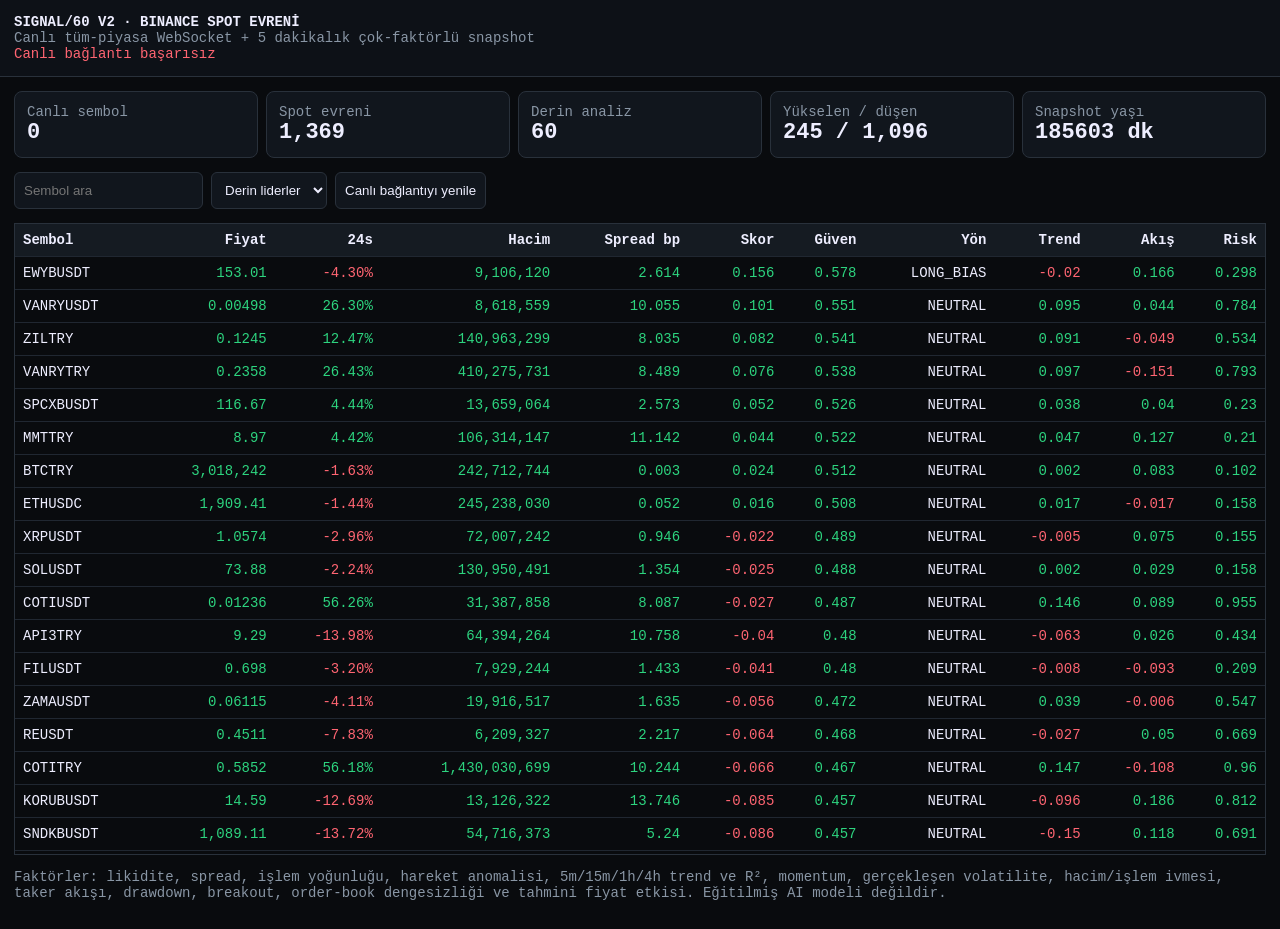
<file: docs/index.html>
<!doctype html><html lang="tr"><head><meta charset="utf-8"><meta name="viewport" content="width=device-width,initial-scale=1"><title>SIGNAL/60 V2</title><style>body{margin:0;background:#090b0e;color:#eef;font:14px ui-monospace,monospace}header{position:sticky;top:0;background:#0d1117;padding:14px;border-bottom:1px solid #29313b}main{padding:14px}.stats{display:grid;grid-template-columns:repeat(5,1fr);gap:8px}.card{border:1px solid #29313b;background:#11161d;padding:12px;border-radius:8px}.v{font-size:22px;font-weight:800}.muted{color:#8996a5}.ok{color:#2dd47f}.bad{color:#ff6572}.tools{display:flex;gap:8px;margin:14px 0;flex-wrap:wrap}input,select,button{background:#11161d;color:#eef;border:1px solid #29313b;padding:9px;border-radius:6px}.wrap{overflow:auto;max-height:70vh;border:1px solid #29313b}table{width:100%;border-collapse:collapse;min-width:1100px}th,td{padding:8px;border-bottom:1px solid #202731;text-align:right;white-space:nowrap}th{position:sticky;top:0;background:#151b22}th:first-child,td:first-child{text-align:left}.pos{color:#2dd47f}.neg{color:#ff6572}@media(max-width:800px){.stats{grid-template-columns:repeat(2,1fr)}}</style></head><body><header><b>SIGNAL/60 V2 · BINANCE SPOT EVRENİ</b><div class="muted">Canlı tüm-piyasa WebSocket + 5 dakikalık çok-faktörlü snapshot</div><div id="status">Bağlanıyor…</div></header><main><div class="stats"><div class="card"><span class="muted">Canlı sembol</span><div class="v" id="live">0</div></div><div class="card"><span class="muted">Spot evreni</span><div class="v" id="all">0</div></div><div class="card"><span class="muted">Derin analiz</span><div class="v" id="deep">0</div></div><div class="card"><span class="muted">Yükselen / düşen</span><div class="v" id="breadth">0 / 0</div></div><div class="card"><span class="muted">Snapshot yaşı</span><div class="v" id="age">—</div></div></div><div class="tools"><input id="q" placeholder="Sembol ara"><select id="view"><option value="leaders">Derin liderler</option><option value="all">Bütün evren</option></select><button id="retry">Canlı bağlantıyı yenile</button></div><div class="wrap"><table><thead id="head"></thead><tbody id="body"></tbody></table></div><p class="muted">Faktörler: likidite, spread, işlem yoğunluğu, hareket anomalisi, 5m/15m/1h/4h trend ve R², momentum, gerçekleşen volatilite, hacim/işlem ivmesi, taker akışı, drawdown, breakout, order-book dengesizliği ve tahmini fiyat etkisi. Eğitilmiş AI modeli değildir.</p></main><script>const S={snap:null,live:new Map(),ws:null};const $=x=>document.getElementById(x),fmt=(x,d=2)=>Number.isFinite(x)?x.toLocaleString('en-GB',{maximumFractionDigits:d}):'—',pct=x=>Number.isFinite(x)?(x*100).toFixed(2)+'%':'—';async function load(){try{S.snap=await(await fetch('./data/latest.json?'+Date.now())).json();render()}catch(e){$('status').textContent='Snapshot hatası: '+e.message;$('status').className='bad'}}function connect(){if(S.ws)S.ws.close();const u=['wss://stream.binance.com:9443/ws/!miniTicker@arr','wss://stream.binance.com:443/ws/!miniTicker@arr','wss://data-stream.binance.vision/ws/!miniTicker@arr'];let i=0;const next=()=>{if(i>=u.length){$('status').textContent='Canlı bağlantı başarısız';$('status').className='bad';return}const w=new WebSocket(u[i++]);S.ws=w;let open=false;w.onopen=()=>{open=true;$('status').textContent='Canlı: '+new URL(w.url).hostname;$('status').className='ok'};w.onmessage=e=>{for(const x of JSON.parse(e.data)){S.live.set(x.s,{last:+x.c,open:+x.o,q:+x.q})}render()};w.onclose=()=>{if(S.ws===w)setTimeout(next,open?1000:100)}};next()}function merged(x){const l=S.live.get(x.symbol);return l?{...x,last:l.last,change24:l.open?l.last/l.open-1:x.change24,quoteVolume:l.q||x.quoteVolume}:x}function render(){const s=S.snap||{universe:{},breadth:{},leaders:[],universeRows:[]};$('live').textContent=fmt(S.live.size,0);$('all').textContent=fmt(s.universe.tradingSpotSymbols||s.universeRows.length,0);$('deep').textContent=fmt(s.universe.deeplyAnalysed||s.leaders.length,0);$('breadth').textContent=fmt(s.breadth.advancing||0,0)+' / '+fmt(s.breadth.declining||0,0);$('age').textContent=s.generatedAt?Math.round((Date.now()-Date.parse(s.generatedAt))/60000)+' dk':'—';const leaders=$('view').value==='leaders';const q=$('q').value.toUpperCase();let rows=(leaders?s.leaders:s.universeRows).map(merged).filter(x=>x.symbol.includes(q));const cols=leaders?[['symbol','Sembol'],['last','Fiyat'],['change24','24s'],['quoteVolume','Hacim'],['spreadBps','Spread bp'],['score','Skor'],['confidence','Güven'],['direction','Yön'],['trend','Trend'],['flow','Akış'],['risk','Risk']]:[['symbol','Sembol'],['last','Fiyat'],['change24','24s'],['quoteVolume','Hacim'],['trades','İşlem'],['spreadBps','Spread bp'],['broadScore','Geniş skor']];const val=(x,k)=>k==='score'?x.model?.score:k==='confidence'?x.model?.confidence:k==='direction'?x.model?.direction:k==='trend'?x.model?.components?.trend:k==='flow'?((x.model?.components?.flow||0)+(x.model?.components?.book||0))/2:k==='risk'?x.model?.components?.risk:x[k];rows.sort((a,b)=>(val(b,leaders?'score':'broadScore')||0)-(val(a,leaders?'score':'broadScore')||0));$('head').innerHTML='<tr>'+cols.map(x=>'<th>'+x[1]+'</th>').join('')+'</tr>';$('body').innerHTML=rows.slice(0,2000).map(x=>'<tr>'+cols.map(([k])=>{const v=val(x,k);return'<td class="'+(typeof v==='number'?(v>0?'pos':v<0?'neg':''):'')+'">'+(k==='change24'?pct(v):['last','quoteVolume','trades'].includes(k)?fmt(v,k==='last'?10:0):typeof v==='number'?fmt(v,3):(v??'—'))+'</td>'}).join('')+'</tr>').join('')}$('q').oninput=render;$('view').onchange=render;$('retry').onclick=connect;setInterval(render,1000);setInterval(load,60000);load();connect();</script></body></html>
</file>
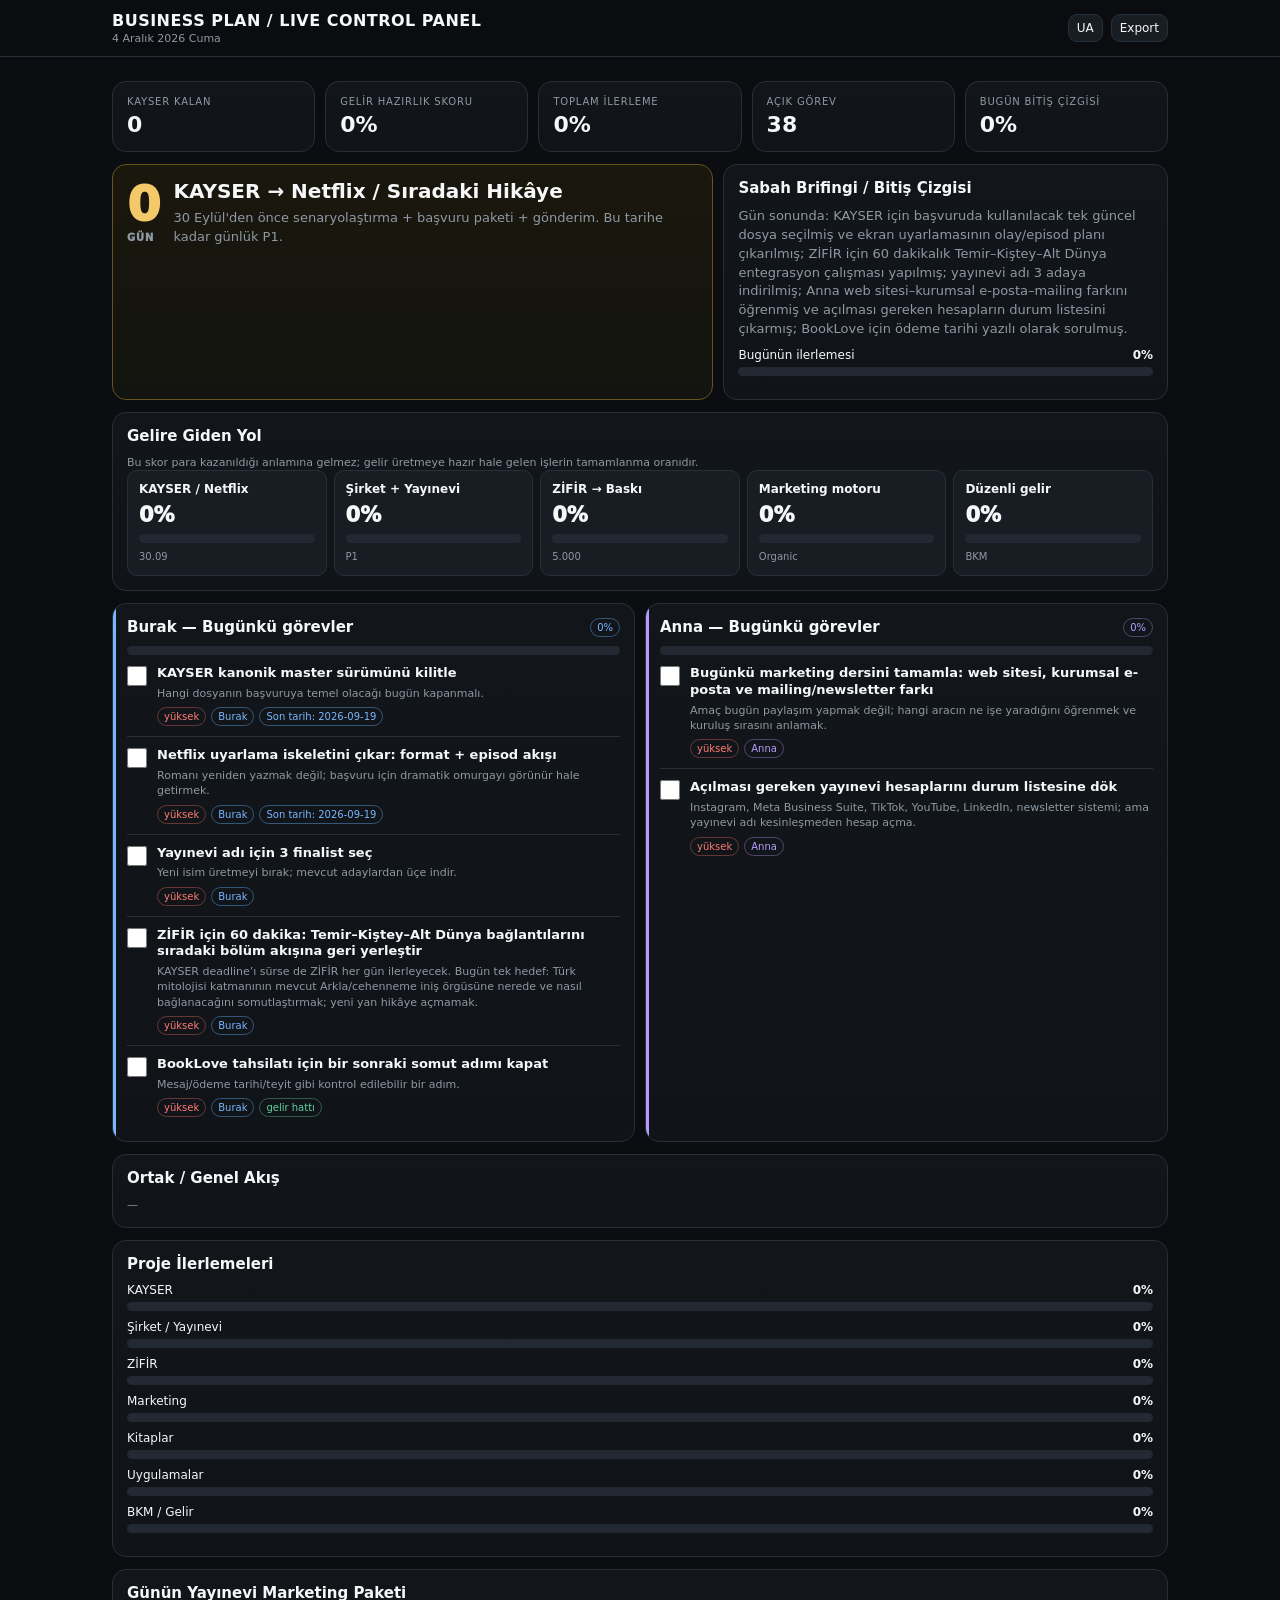
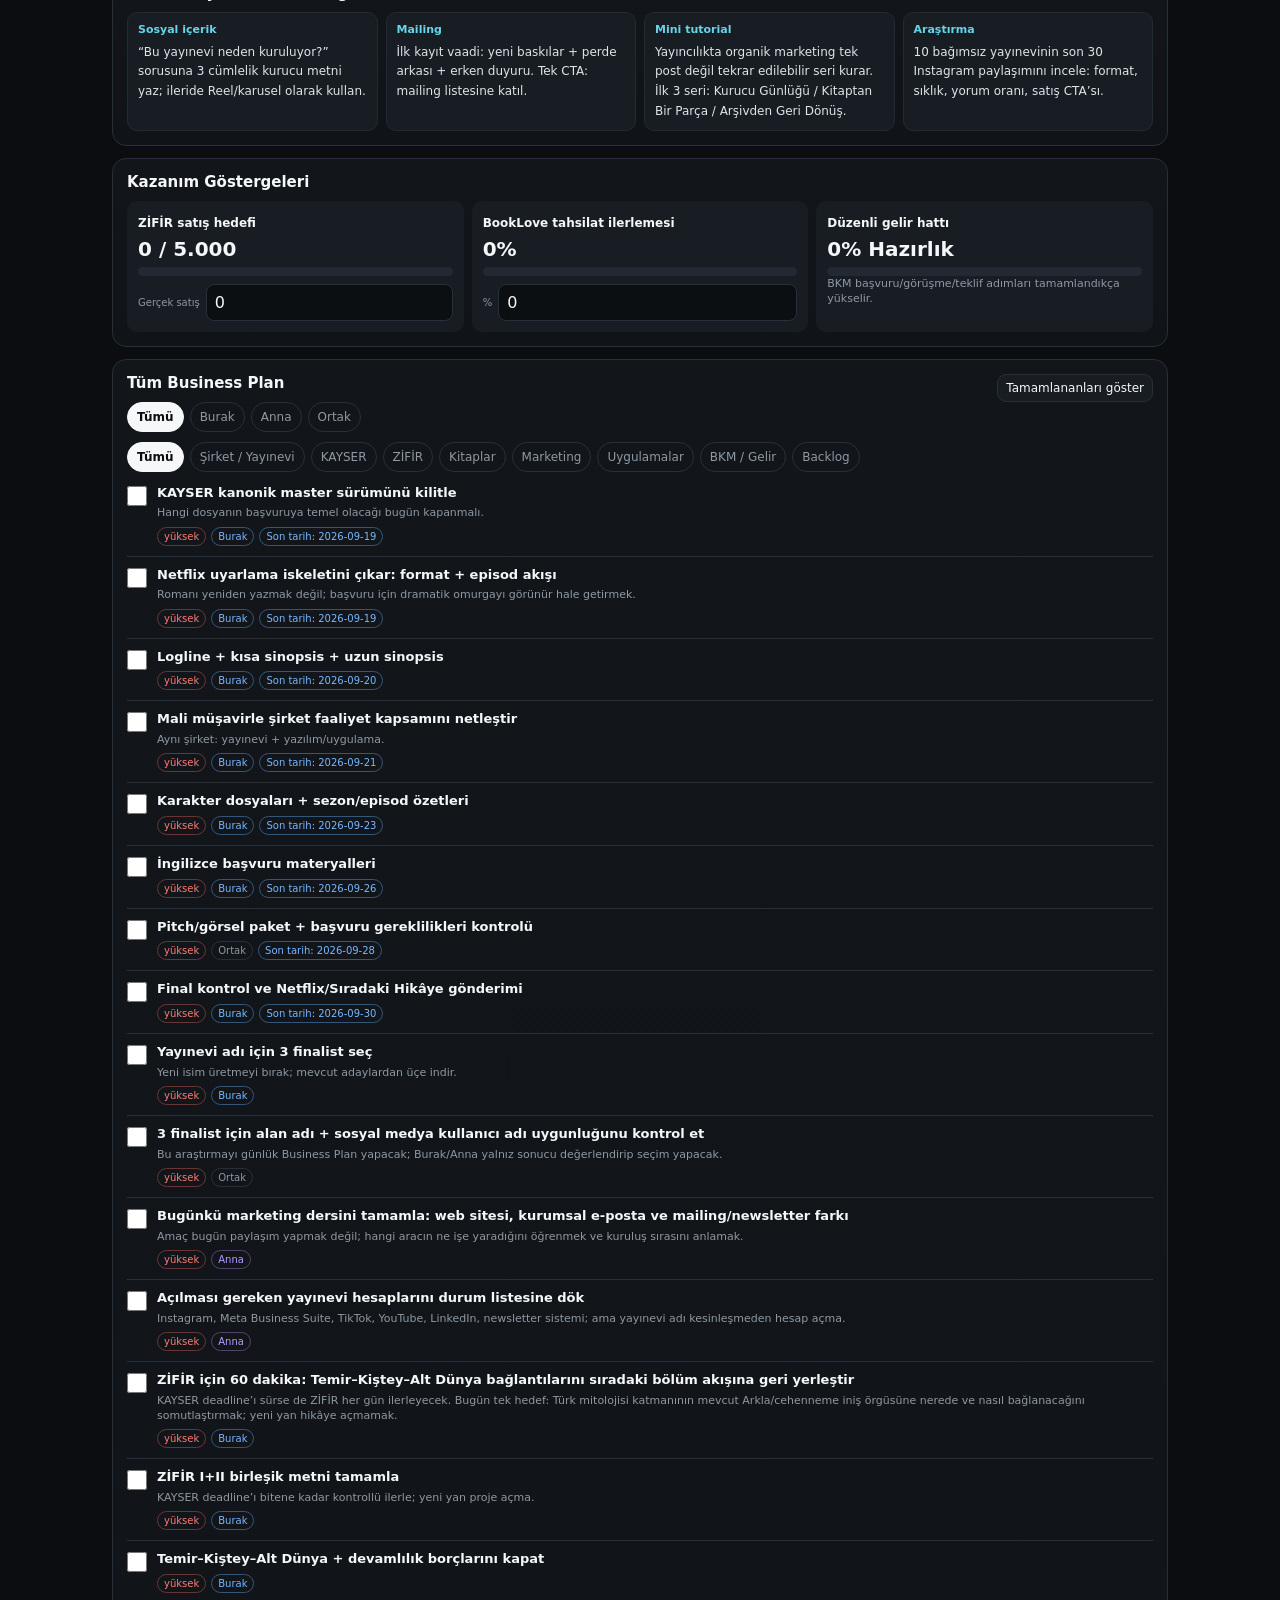
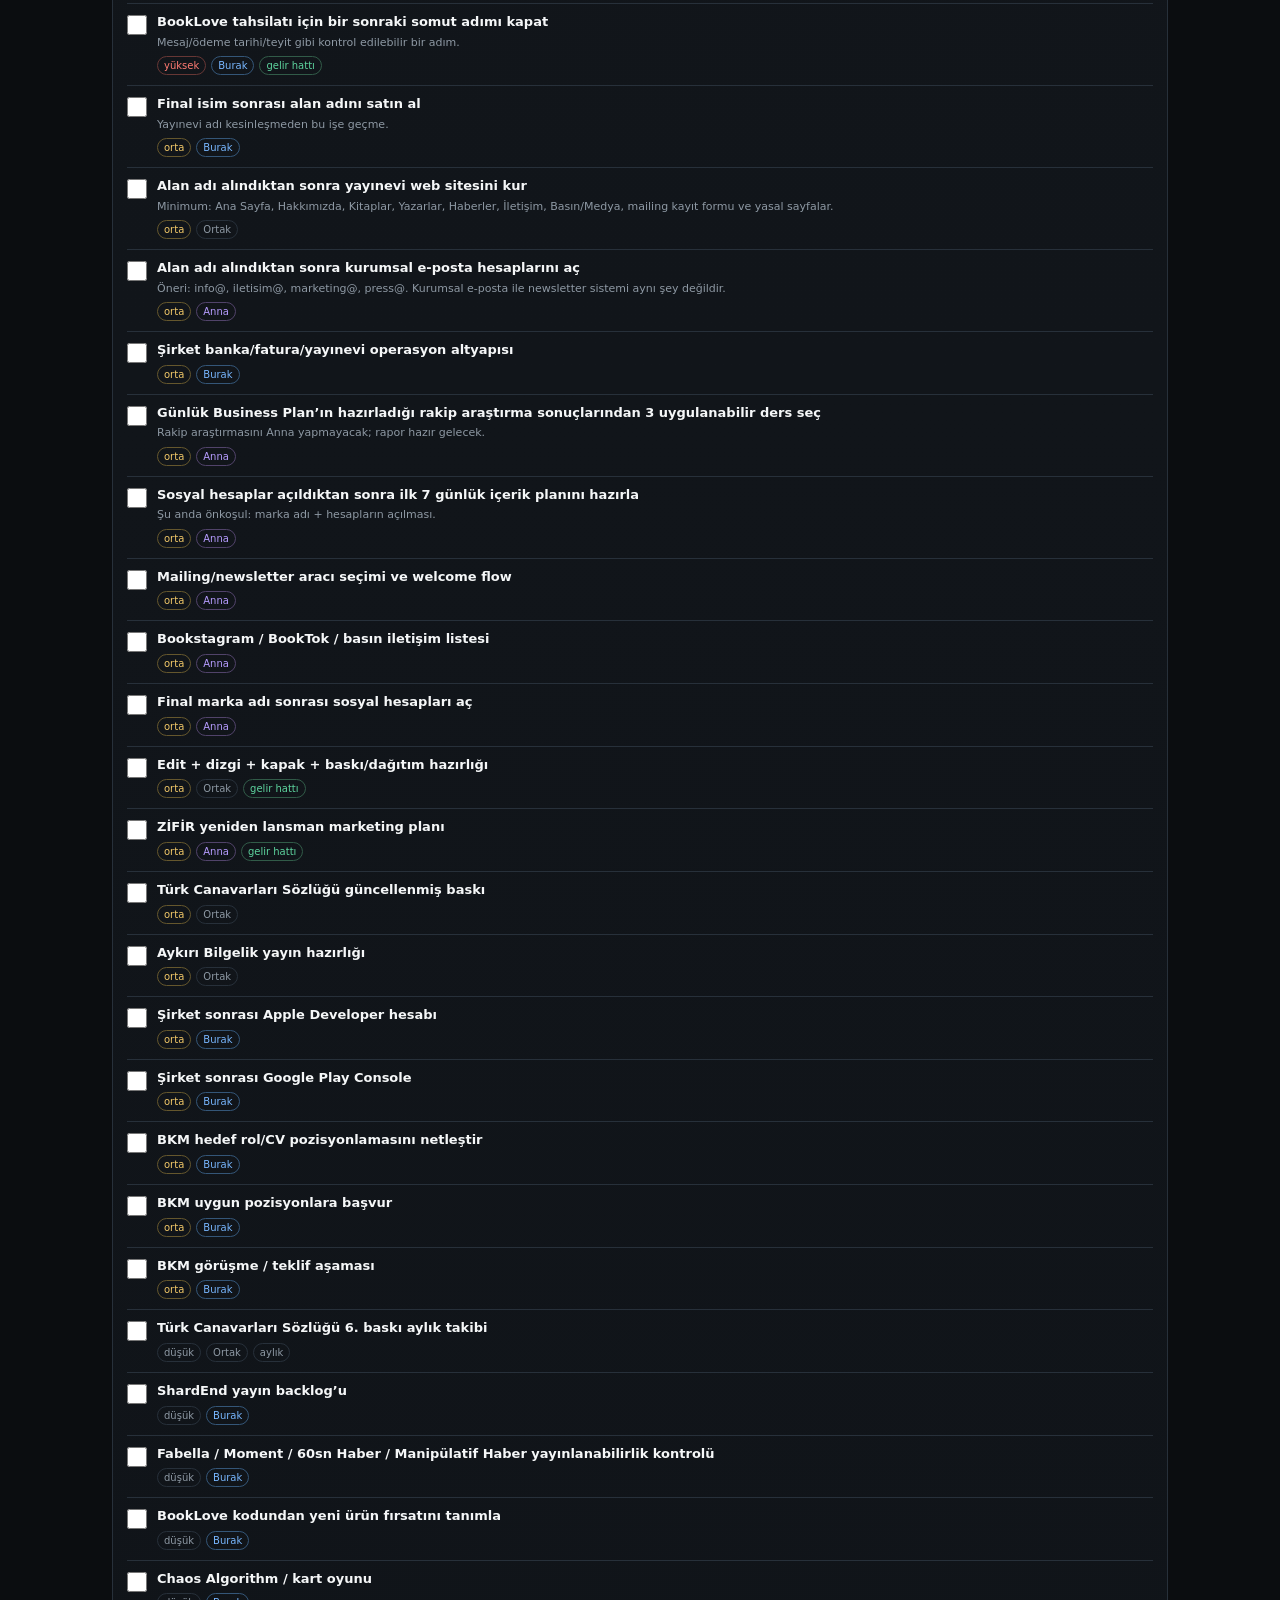
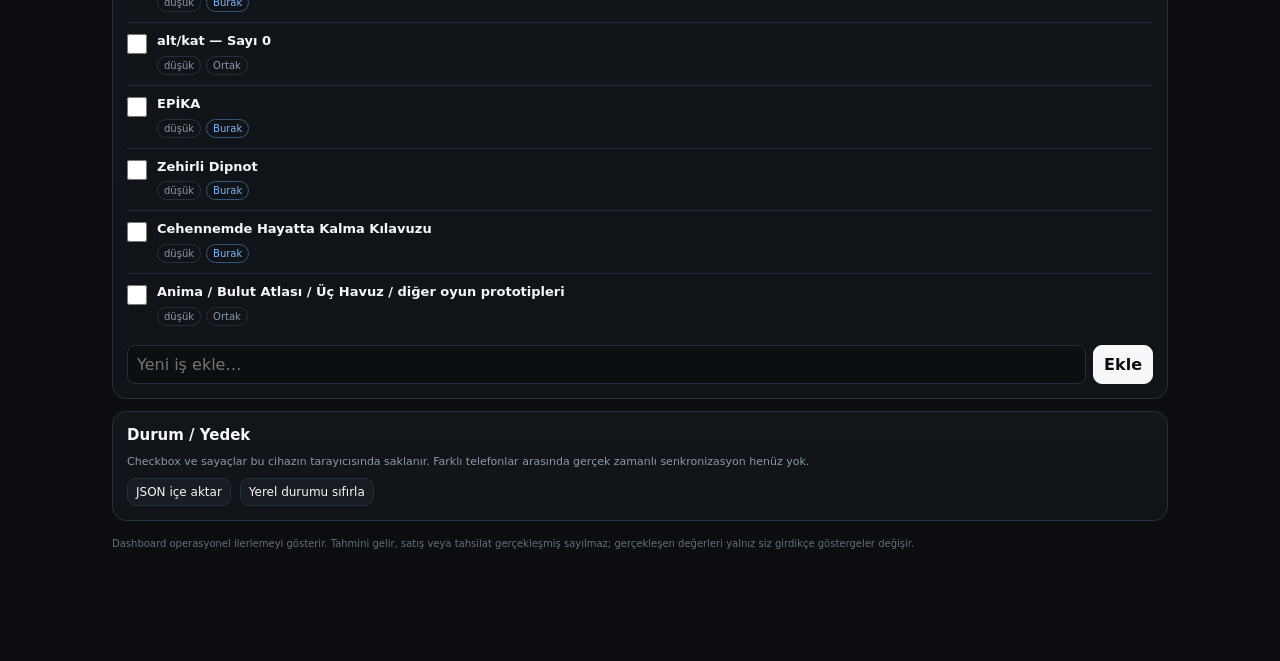
<file: docs/business-plan/index.html>
<!doctype html>
<html lang="tr">
<head>
<meta charset="utf-8">
<meta name="viewport" content="width=device-width,initial-scale=1,viewport-fit=cover">
<meta name="robots" content="noindex,nofollow">
<meta name="theme-color" content="#0b0d10">
<title>Business Plan — Live Control Panel</title>
<style>
:root{
 --bg:#0b0d10;--panel:#12161b;--panel2:#181d23;--line:#27303a;--text:#f5f7f8;--muted:#8e99a4;
 --ok:#5dd39e;--warn:#f3c969;--danger:#ff7b72;--blue:#78b7ff;--purple:#b69cff;--cyan:#67d5e8;
}
*{box-sizing:border-box}html,body{margin:0;background:var(--bg);color:var(--text);font-family:Inter,ui-sans-serif,system-ui,-apple-system,BlinkMacSystemFont,"Segoe UI",sans-serif}
body{min-height:100vh}.wrap{max-width:1080px;margin:auto;padding:12px 12px 110px}
button,input,select{font:inherit}
header{position:sticky;top:0;z-index:20;background:rgba(11,13,16,.94);backdrop-filter:blur(14px);border-bottom:1px solid var(--line)}
.head{max-width:1080px;margin:auto;padding:11px 12px;display:flex;align-items:center;gap:8px}.brand{font-weight:900;letter-spacing:.03em}.sub{font-size:11px;color:var(--muted);margin-top:2px}
.btn{border:1px solid var(--line);background:var(--panel2);color:var(--text);padding:8px 10px;border-radius:9px;cursor:pointer}.btn.small{font-size:12px;padding:6px 8px}.btn.primary{background:var(--text);color:#0b0d10;border-color:var(--text);font-weight:800}
.card{background:linear-gradient(180deg,var(--panel),#101419);border:1px solid var(--line);border-radius:14px;padding:14px}.section{margin-top:12px}
.grid{display:grid;gap:10px}.metrics{grid-template-columns:repeat(5,minmax(0,1fr));margin-top:12px}.metric .k{font-size:10px;text-transform:uppercase;letter-spacing:.08em;color:var(--muted)}.metric .v{font-size:22px;font-weight:900;margin-top:5px}
.hero{display:grid;grid-template-columns:1.15fr .85fr;gap:10px}.hero h1{font-size:20px;margin:0 0 6px}.hero .lead{font-size:13px;color:var(--muted);line-height:1.45}
.alert{border-color:#66531f;background:linear-gradient(180deg,#1a170d,#12140f)}.deadline{display:flex;align-items:center;gap:13px}.count{font-size:48px;line-height:.9;font-weight:950;color:var(--warn)}.count small{display:block;font-size:10px;text-transform:uppercase;color:var(--muted);margin-top:7px;letter-spacing:.08em}
.progress{height:9px;background:#222932;border-radius:999px;overflow:hidden}.progress>i{height:100%;display:block;width:0;background:linear-gradient(90deg,var(--blue),var(--ok));transition:width .25s}.progress.warn>i{background:linear-gradient(90deg,var(--warn),var(--ok))}.progress.purple>i{background:linear-gradient(90deg,var(--purple),var(--blue))}
.pbar{margin:9px 0}.pbar .lab{display:flex;justify-content:space-between;font-size:12px;margin-bottom:5px}.pbar .lab span:last-child{font-weight:800}.tiny{font-size:11px;color:var(--muted);line-height:1.4}
.owner-tabs,.tabs{display:flex;gap:6px;overflow:auto;padding-bottom:3px}.chip{white-space:nowrap;border:1px solid var(--line);background:transparent;color:var(--muted);padding:7px 9px;border-radius:999px;cursor:pointer;font-size:12px}.chip.active{background:var(--text);color:#0b0d10;border-color:var(--text);font-weight:800}
.person-grid{display:grid;grid-template-columns:1fr 1fr;gap:10px}.person{position:relative;overflow:hidden}.person:before{content:"";position:absolute;left:0;top:0;bottom:0;width:3px;background:var(--blue)}.person.anna:before{background:var(--purple)}
.row{display:flex;align-items:flex-start;gap:9px}.grow{flex:1}.right{text-align:right}
h2{font-size:15px;margin:0 0 10px}h3{font-size:12px;margin:0 0 8px;text-transform:uppercase;color:var(--muted);letter-spacing:.07em}
.task{display:flex;gap:10px;padding:10px 0;border-top:1px solid var(--line)}.task:first-child{border-top:0}.task input[type=checkbox]{width:20px;height:20px;margin:1px 0 0;accent-color:var(--ok)}.task.done .title{text-decoration:line-through;color:#6f7880}.title{font-weight:700;line-height:1.28;font-size:13px}.desc{font-size:11px;color:var(--muted);line-height:1.4;margin-top:4px}.meta{display:flex;gap:5px;flex-wrap:wrap;margin-top:6px}.pill{font-size:10px;border:1px solid var(--line);border-radius:999px;padding:3px 6px;color:var(--muted)}.pill.red{color:var(--danger);border-color:#673735}.pill.yellow{color:var(--warn);border-color:#65572d}.pill.green{color:var(--ok);border-color:#315b48}.pill.blue{color:var(--blue);border-color:#345678}.pill.purple{color:var(--purple);border-color:#51436a}
.pipeline{display:grid;grid-template-columns:repeat(5,1fr);gap:7px}.stage{padding:11px;border:1px solid var(--line);border-radius:10px;background:var(--panel2);min-height:104px}.stage b{font-size:12px;display:block}.stage .num{font-size:21px;font-weight:950;margin:7px 0}.stage .tiny{font-size:10px}
.marketing-grid{display:grid;grid-template-columns:repeat(4,1fr);gap:8px}.tip{background:var(--panel2);border:1px solid #222a32;border-radius:10px;padding:10px}.tip b{display:block;font-size:11px;color:var(--cyan);margin-bottom:5px}.tip span{font-size:12px;line-height:1.4;color:#dfe4e7}
.money-grid{display:grid;grid-template-columns:repeat(3,1fr);gap:8px}.moneybox{background:var(--panel2);border-radius:10px;padding:11px}.moneybox b{font-size:12px}.moneybox .big{font-size:20px;font-weight:900;margin:6px 0}
.inputrow{display:flex;gap:6px;align-items:center;margin-top:8px}.inputrow input{width:100%;min-width:0;background:#0c0f12;color:var(--text);border:1px solid var(--line);border-radius:8px;padding:8px}.inputrow label{font-size:10px;color:var(--muted);white-space:nowrap}
.add{display:grid;grid-template-columns:1fr auto;gap:7px;margin-top:9px}.add input{background:#0c0f12;color:var(--text);border:1px solid var(--line);border-radius:8px;padding:9px;min-width:0}
.footer{font-size:10px;line-height:1.5;color:#65707a;margin-top:15px}
.sim{font-size:11px;color:var(--warn);border:1px solid #5c4d25;border-radius:999px;padding:4px 7px;white-space:nowrap}
@media(max-width:780px){
 .metrics{grid-template-columns:1fr 1fr}.metrics .metric:last-child{grid-column:1/-1}.hero,.person-grid{grid-template-columns:1fr}.pipeline{grid-template-columns:1fr 1fr}.marketing-grid,.money-grid{grid-template-columns:1fr}.stage{min-height:auto}.brand{font-size:13px}.sub{display:none}.wrap{padding:9px 9px 100px}.card{padding:12px;border-radius:12px}.count{font-size:42px}
}
</style>
</head>
<body>
<header><div class="head">
 <div class="grow"><div class="brand">BUSINESS PLAN / LIVE CONTROL PANEL</div><div class="sub" id="dateLine"></div></div>
 <span class="sim" id="simBadge" hidden>SIMULATION</span>
 <button class="btn small" id="langBtn">UA</button>
 <button class="btn small" id="exportBtn">Export</button>
</div></header>

<div class="wrap">
 <div class="metrics grid">
  <div class="card metric"><div class="k" data-i="daysToKayser">KAYSER kalan</div><div class="v" id="daysLeft">—</div></div>
  <div class="card metric"><div class="k" data-i="incomeReadiness">Gelir hazırlık skoru</div><div class="v" id="incomeScore">0%</div></div>
  <div class="card metric"><div class="k" data-i="allProgress">Toplam ilerleme</div><div class="v" id="allPct">0%</div></div>
  <div class="card metric"><div class="k" data-i="openTasks">Açık görev</div><div class="v" id="openCount">0</div></div>
  <div class="card metric"><div class="k" data-i="todayFinish">Bugün bitiş çizgisi</div><div class="v" id="finishPct">0%</div></div>
 </div>

 <section class="hero section">
  <div class="card alert">
   <div class="deadline">
    <div class="count"><span id="countBig">—</span><small data-i="days">gün</small></div>
    <div><h1 data-i="critical">KAYSER → Netflix / Sıradaki Hikâye</h1><div class="lead" data-i="criticalNote">30 Eylül'den önce senaryolaştırma + başvuru paketi + gönderim. Bu tarihe kadar günlük P1.</div></div>
   </div>
  </div>
  <div class="card">
   <h2 data-i="morningGoal">Sabah Brifingi / Bitiş Çizgisi</h2>
   <div class="lead" id="finishLine"></div>
   <div class="pbar"><div class="lab"><span data-i="todayProgress">Bugünün ilerlemesi</span><span id="finishPct2">0%</span></div><div class="progress warn"><i id="finishBar"></i></div></div>
  </div>
 </section>

 <section class="card section">
  <h2 data-i="moneyPath">Gelire Giden Yol</h2>
  <div class="tiny" data-i="moneyNote">Bu skor para kazanıldığı anlamına gelmez; gelir üretmeye hazır hale gelen işlerin tamamlanma oranıdır.</div>
  <div class="pipeline" id="pipeline"></div>
 </section>

 <section class="person-grid section">
  <div class="card person">
   <div class="row"><div class="grow"><h2>Burak — <span data-i="todayTasks">Bugünkü görevler</span></h2></div><div class="pill blue" id="burakPct">0%</div></div>
   <div class="progress"><i id="burakBar"></i></div>
   <div id="burakToday"></div>
  </div>
  <div class="card person anna">
   <div class="row"><div class="grow"><h2>Anna — <span data-i="todayTasks">Bugünkü görevler</span></h2></div><div class="pill purple" id="annaPct">0%</div></div>
   <div class="progress purple"><i id="annaBar"></i></div>
   <div id="annaToday"></div>
  </div>
 </section>

 <section class="card section">
  <h2 data-i="sharedFlow">Ortak / Genel Akış</h2>
  <div id="sharedToday"></div>
 </section>

 <section class="card section">
  <h2 data-i="projectProgress">Proje İlerlemeleri</h2>
  <div id="projectBars"></div>
 </section>

 <section class="card section">
  <h2 data-i="marketing">Günün Yayınevi Marketing Paketi</h2>
  <div class="marketing-grid" id="marketingGrid"></div>
 </section>

 <section class="card section">
  <h2 data-i="revenueSignals">Kazanım Göstergeleri</h2>
  <div class="money-grid">
    <div class="moneybox"><b data-i="zifirSales">ZİFİR satış hedefi</b><div class="big"><span id="zifirSalesNow">0</span> / 5.000</div><div class="progress"><i id="zifirSalesBar"></i></div><div class="inputrow"><label data-i="actualSales">Gerçek satış</label><input id="salesInput" type="number" min="0" max="5000" step="1" value="0"></div></div>
    <div class="moneybox"><b data-i="receivable">BookLove tahsilat ilerlemesi</b><div class="big"><span id="recvNow">0</span>%</div><div class="progress warn"><i id="recvBar"></i></div><div class="inputrow"><label data-i="percent">%</label><input id="recvInput" type="number" min="0" max="100" step="5" value="0"></div></div>
    <div class="moneybox"><b data-i="stableIncome">Düzenli gelir hattı</b><div class="big" id="stableLabel">Hazırlık</div><div class="progress purple"><i id="stableBar"></i></div><div class="tiny" data-i="stableNote">BKM başvuru/görüşme/teklif adımları tamamlandıkça yükselir.</div></div>
  </div>
 </section>

 <section class="card section">
  <div class="row"><div class="grow"><h2 data-i="allWork">Tüm Business Plan</h2></div><button class="btn small" id="showDoneBtn" data-i="showDone">Tamamlananları göster</button></div>
  <div class="owner-tabs" id="ownerTabs" style="margin-bottom:7px"></div>
  <div class="tabs" id="tabs"></div>
  <div id="taskList"></div>
  <div class="add"><input id="newTask" data-ph="addTask" placeholder="Yeni iş ekle…"><button class="btn primary" id="addTaskBtn" data-i="add">Ekle</button></div>
 </section>

 <section class="card section">
  <h2 data-i="backup">Durum / Yedek</h2>
  <div class="tiny" data-i="localNotice">Checkbox ve sayaçlar bu cihazın tarayıcısında saklanır. Farklı telefonlar arasında gerçek zamanlı senkronizasyon henüz yok.</div>
  <div class="row" style="margin-top:9px"><button class="btn small" id="importBtn" data-i="import">JSON içe aktar</button><button class="btn small" id="resetBtn" data-i="reset">Yerel durumu sıfırla</button></div>
  <input type="file" id="importFile" accept="application/json" hidden>
 </section>

 <div class="footer" data-i="footer">Dashboard operasyonel ilerlemeyi gösterir. Tahmini gelir, satış veya tahsilat gerçekleşmiş sayılmaz; gerçekleşen değerleri yalnız siz girdikçe göstergeler değişir.</div>
</div>

<script>
const DEADLINE=new Date('2026-09-30T23:59:59+03:00');
const Q=new URLSearchParams(location.search);
const SIMDATE=Q.get('date');
const VIEWDATE=SIMDATE?new Date(SIMDATE+'T08:00:00+03:00'):new Date();
const LS='abtp_business_dashboard_v2';
const tr={
 daysToKayser:'KAYSER kalan',incomeReadiness:'Gelir hazırlık skoru',allProgress:'Toplam ilerleme',openTasks:'Açık görev',todayFinish:'Bugün bitiş çizgisi',days:'gün',
 critical:'KAYSER → Netflix / Sıradaki Hikâye',criticalNote:"30 Eylül'den önce senaryolaştırma + başvuru paketi + gönderim. Bu tarihe kadar günlük P1.",
 morningGoal:'Sabah Brifingi / Bitiş Çizgisi',todayProgress:'Bugünün ilerlemesi',moneyPath:'Gelire Giden Yol',moneyNote:'Bu skor para kazanıldığı anlamına gelmez; gelir üretmeye hazır hale gelen işlerin tamamlanma oranıdır.',
 todayTasks:'Bugünkü görevler',sharedFlow:'Ortak / Genel Akış',projectProgress:'Proje İlerlemeleri',marketing:'Günün Yayınevi Marketing Paketi',revenueSignals:'Kazanım Göstergeleri',
 zifirSales:'ZİFİR satış hedefi',actualSales:'Gerçek satış',receivable:'BookLove tahsilat ilerlemesi',percent:'%',stableIncome:'Düzenli gelir hattı',stableNote:'BKM başvuru/görüşme/teklif adımları tamamlandıkça yükselir.',
 allWork:'Tüm Business Plan',showDone:'Tamamlananları göster',hideDone:'Tamamlananları gizle',addTask:'Yeni iş ekle…',add:'Ekle',backup:'Durum / Yedek',localNotice:'Checkbox ve sayaçlar bu cihazın tarayıcısında saklanır. Farklı telefonlar arasında gerçek zamanlı senkronizasyon henüz yok.',
 import:'JSON içe aktar',reset:'Yerel durumu sıfırla',footer:'Dashboard operasyonel ilerlemeyi gösterir. Tahmini gelir, satış veya tahsilat gerçekleşmiş sayılmaz; gerçekleşen değerleri yalnız siz girdikçe göstergeler değişir.',
 all:'Tümü',burak:'Burak',anna:'Anna',shared:'Ortak',publisher:'Şirket / Yayınevi',kayser:'KAYSER',zifir:'ZİFİR',books:'Kitaplar',marketingTab:'Marketing',apps:'Uygulamalar',career:'BKM / Gelir',backlog:'Backlog',
 high:'yüksek',medium:'orta',low:'düşük',due:'Son tarih',money:'gelir hattı',monthly:'aylık',delete:'Sil',stablePrep:'Hazırlık',sim:'YARIN SABAH SİMÜLASYONU'
};
const uk={
 daysToKayser:'До дедлайну KAYSER',incomeReadiness:'Готовність до доходу',allProgress:'Загальний прогрес',openTasks:'Відкриті задачі',todayFinish:'Фініш на сьогодні',days:'днів',
 critical:'KAYSER (Кесар) → Netflix / Sıradaki Hikâye (Наступна історія)',criticalNote:'До 30 вересня: сценарна адаптація + пакет заявки + відправка. До дедлайну це щоденний P1.',
 morningGoal:'Ранковий бриф / фініш дня',todayProgress:'Прогрес дня',moneyPath:'Шлях до доходу',moneyNote:'Цей показник не означає зароблені гроші; це частка завершених робіт, що створюють готовність до доходу.',
 todayTasks:'задачі на сьогодні',sharedFlow:'Спільний / загальний потік',projectProgress:'Прогрес проєктів',marketing:'Маркетинговий пакет видавництва на день',revenueSignals:'Індикатори результату',
 zifirSales:'Ціль продажів ZİFİR',actualSales:'Фактичні продажі',receivable:'Прогрес отримання BookLove',percent:'%',stableIncome:'Лінія стабільного доходу',stableNote:'Зростає після етапів BKM: подача → співбесіда → офер.',
 allWork:'Увесь Business Plan',showDone:'Показати виконані',hideDone:'Сховати виконані',addTask:'Додати задачу…',add:'Додати',backup:'Стан / резервна копія',localNotice:'Чекбокси й лічильники зберігаються у браузері цього пристрою. Синхронізації між телефонами поки немає.',
 import:'Імпорт JSON',reset:'Скинути локальний стан',footer:'Dashboard показує операційний прогрес. Прогнозований дохід, продаж або отримання коштів не вважаються фактичними; індикатори змінюються лише після введення реальних значень.',
 all:'Усі',burak:'Burak',anna:'Anna',shared:'Спільні',publisher:'Компанія / Видавництво',kayser:'KAYSER',zifir:'ZİFİR',books:'Книжки',marketingTab:'Маркетинг',apps:'Застосунки',career:'BKM / Дохід',backlog:'Backlog',
 high:'високий',medium:'середній',low:'низький',due:'Дедлайн',money:'дохід',monthly:'щомісяця',delete:'Видалити',stablePrep:'Підготовка',sim:'СИМУЛЯЦІЯ ЗАВТРАШНЬОГО РАНКУ'
};

const tasks=[
{id:'k-master',owner:'burak',cat:'kayser',p:1,due:'2026-09-19',today:true,title:{tr:'KAYSER kanonik master sürümünü kilitle',uk:'Зафіксувати канонічну master-версію KAYSER (Кесар)'},desc:{tr:'Hangi dosyanın başvuruya temel olacağı bugün kapanmalı.',uk:'Сьогодні остаточно визначити, який файл є основою заявки.'}},
{id:'k-outline',owner:'burak',cat:'kayser',p:1,due:'2026-09-19',today:true,title:{tr:'Netflix uyarlama iskeletini çıkar: format + episod akışı',uk:'Створити каркас адаптації для Netflix: формат + потік епізодів'},desc:{tr:'Romanı yeniden yazmak değil; başvuru için dramatik omurgayı görünür hale getirmek.',uk:'Не переписувати роман, а зробити драматичну структуру видимою для заявки.'}},
{id:'k-logline',owner:'burak',cat:'kayser',p:1,due:'2026-09-20',title:{tr:'Logline + kısa sinopsis + uzun sinopsis',uk:'Logline + короткий + розгорнутий синопсис'}},
{id:'k-char',owner:'burak',cat:'kayser',p:1,due:'2026-09-23',title:{tr:'Karakter dosyaları + sezon/episod özetleri',uk:'Досьє персонажів + описи сезону/епізодів'}},
{id:'k-en',owner:'burak',cat:'kayser',p:1,due:'2026-09-26',title:{tr:'İngilizce başvuru materyalleri',uk:'Англомовні матеріали заявки'}},
{id:'k-pitch',owner:'shared',cat:'kayser',p:1,due:'2026-09-28',title:{tr:'Pitch/görsel paket + başvuru gereklilikleri kontrolü',uk:'Pitch/візуальний пакет + перевірка вимог заявки'}},
{id:'k-send',owner:'burak',cat:'kayser',p:1,due:'2026-09-30',title:{tr:'Final kontrol ve Netflix/Sıradaki Hikâye gönderimi',uk:'Фінальна перевірка та відправка Netflix/Sıradaki Hikâye'}},

{id:'p-names',owner:'burak',cat:'publisher',p:1,today:true,title:{tr:'Yayınevi adı için 3 finalist seç',uk:'Обрати 3 фінальні назви видавництва'},desc:{tr:'Yeni isim üretmeyi bırak; mevcut adaylardan üçe indir.',uk:'Не генерувати нові назви; скоротити наявні до трьох.'}},
{id:'p-handles',owner:'shared',cat:'publisher',p:1,title:{tr:'3 finalist için alan adı + sosyal medya kullanıcı adı uygunluğunu kontrol et',uk:'Перевірити доступність доменів і назв акаунтів у соцмережах для 3 фінальних назв'},desc:{tr:'Bu araştırmayı günlük Business Plan yapacak; Burak/Anna yalnız sonucu değerlendirip seçim yapacak.',uk:'Це дослідження виконує щоденний Business Plan; Burak/Anna лише оцінюють результат і приймають рішення.'}},
{id:'p-accountant',owner:'burak',cat:'publisher',p:1,due:'2026-09-21',title:{tr:'Mali müşavirle şirket faaliyet kapsamını netleştir',uk:'Уточнити з бухгалтером види діяльності компанії'},desc:{tr:'Aynı şirket: yayınevi + yazılım/uygulama.',uk:'Одна компанія: видавництво + software/apps.'}},
{id:'p-domain',owner:'burak',cat:'publisher',p:2,title:{tr:'Final isim sonrası alan adını satın al',uk:'Після фінальної назви придбати домен'},desc:{tr:'Yayınevi adı kesinleşmeden bu işe geçme.',uk:'Не переходити до цього кроку до затвердження назви видавництва.'}},
{id:'p-web',owner:'shared',cat:'publisher',p:2,title:{tr:'Alan adı alındıktan sonra yayınevi web sitesini kur',uk:'Після придбання домену створити сайт видавництва'},desc:{tr:'Minimum: Ana Sayfa, Hakkımızda, Kitaplar, Yazarlar, Haberler, İletişim, Basın/Medya, mailing kayıt formu ve yasal sayfalar.',uk:'Мінімум: Головна, Про нас, Книжки, Автори, Новини, Контакти, Преса/Медіа, форма підписки та юридичні сторінки.'}},
{id:'p-email',owner:'anna',cat:'publisher',p:2,title:{tr:'Alan adı alındıktan sonra kurumsal e-posta hesaplarını aç',uk:'Після придбання домену відкрити корпоративні e-mail адреси'},desc:{tr:'Öneri: info@, iletisim@, marketing@, press@. Kurumsal e-posta ile newsletter sistemi aynı şey değildir.',uk:'Рекомендовано: info@, iletisim@, marketing@, press@. Корпоративна пошта і newsletter-система — різні речі.'}},
{id:'p-ops',owner:'burak',cat:'publisher',p:2,title:{tr:'Şirket banka/fatura/yayınevi operasyon altyapısı',uk:'Банк/рахунки/операційна інфраструктура видавництва'}},

{id:'m-foundation',owner:'anna',cat:'marketing',p:1,today:true,title:{tr:'Bugünkü marketing dersini tamamla: web sitesi, kurumsal e-posta ve mailing/newsletter farkı',uk:'Пройти сьогоднішній урок: сайт, корпоративна e-mail та різниця між mailing/newsletter'},desc:{tr:'Amaç bugün paylaşım yapmak değil; hangi aracın ne işe yaradığını öğrenmek ve kuruluş sırasını anlamak.',uk:'Мета сьогодні не публікувати контент, а зрозуміти призначення кожного інструменту та правильний порядок запуску.'}},
{id:'m-audit',owner:'anna',cat:'marketing',p:1,today:true,title:{tr:'Açılması gereken yayınevi hesaplarını durum listesine dök',uk:'Створити список статусу акаунтів, які потрібно відкрити для видавництва'},desc:{tr:'Instagram, Meta Business Suite, TikTok, YouTube, LinkedIn, newsletter sistemi; ama yayınevi adı kesinleşmeden hesap açma.',uk:'Instagram, Meta Business Suite, TikTok, YouTube, LinkedIn, newsletter; але не відкривати акаунти до затвердження назви видавництва.'}},
{id:'m-research',owner:'anna',cat:'marketing',p:2,title:{tr:'Günlük Business Plan’ın hazırladığı rakip araştırma sonuçlarından 3 uygulanabilir ders seç',uk:'Зі звіту конкурентного аналізу, підготовленого Business Plan, обрати 3 практичні висновки'},desc:{tr:'Rakip araştırmasını Anna yapmayacak; rapor hazır gelecek.',uk:'Anna не проводить дослідження конкурентів; готовий аналіз надходить у ранковому звіті.'}},
{id:'m-calendar',owner:'anna',cat:'marketing',p:2,title:{tr:'Sosyal hesaplar açıldıktan sonra ilk 7 günlük içerik planını hazırla',uk:'Після відкриття соцмереж підготувати перший 7-денний контент-план'},desc:{tr:'Şu anda önkoşul: marka adı + hesapların açılması.',uk:'Передумова: затверджена назва бренду + відкриті акаунти.'}},
{id:'m-mail',owner:'anna',cat:'marketing',p:2,title:{tr:'Mailing/newsletter aracı seçimi ve welcome flow',uk:'Вибір mailing/newsletter сервісу + welcome flow'}},
{id:'m-outreach',owner:'anna',cat:'marketing',p:2,title:{tr:'Bookstagram / BookTok / basın iletişim listesi',uk:'Список контактів Bookstagram / BookTok / медіа'}},
{id:'m-accounts',owner:'anna',cat:'marketing',p:2,title:{tr:'Final marka adı sonrası sosyal hesapları aç',uk:'Після фінальної назви відкрити social accounts'}},

{id:'z-daily',owner:'burak',cat:'zifir',p:1,today:true,title:{tr:'ZİFİR için 60 dakika: Temir–Kiştey–Alt Dünya bağlantılarını sıradaki bölüm akışına geri yerleştir',uk:'60 хвилин на ZİFİR: повернути зв’язки Temir–Kiştey–Alt Dünya у потік наступного розділу'},desc:{tr:'KAYSER deadline’ı sürse de ZİFİR her gün ilerleyecek. Bugün tek hedef: Türk mitolojisi katmanının mevcut Arkla/cehenneme iniş örgüsüne nerede ve nasıl bağlanacağını somutlaştırmak; yeni yan hikâye açmamak.',uk:'Навіть під час дедлайну KAYSER ZİFİR рухається щодня. Сьогодні одна ціль: конкретно визначити, де і як шар тюркської міфології приєднується до чинної лінії Arkla/спуску до пекла, без створення нової побічної історії.'}},
{id:'z-master',owner:'burak',cat:'zifir',p:1,title:{tr:'ZİFİR I+II birleşik metni tamamla',uk:'Завершити об’єднаний текст ZİFİR I+II'},desc:{tr:'KAYSER deadline’ı bitene kadar kontrollü ilerle; yeni yan proje açma.',uk:'До дедлайну KAYSER рухатися контрольовано; не відкривати нові side-projects.'}},
{id:'z-cont',owner:'burak',cat:'zifir',p:1,title:{tr:'Temir–Kiştey–Alt Dünya + devamlılık borçlarını kapat',uk:'Закрити Temir–Kiştey–Alt Dünya + continuity issues'}},
{id:'z-prod',owner:'shared',cat:'zifir',p:2,money:true,title:{tr:'Edit + dizgi + kapak + baskı/dağıtım hazırlığı',uk:'Редактура + верстка + обкладинка + друк/дистрибуція'}},
{id:'z-launch',owner:'anna',cat:'zifir',p:2,money:true,title:{tr:'ZİFİR yeniden lansman marketing planı',uk:'Маркетинговий план перезапуску ZİFİR'}},

{id:'b-tcs',owner:'shared',cat:'books',p:2,title:{tr:'Türk Canavarları Sözlüğü güncellenmiş baskı',uk:'Оновлене видання Türk Canavarları Sözlüğü (Словник тюркських чудовиськ)'}},
{id:'b-tcs6',owner:'shared',cat:'books',p:3,monthly:true,title:{tr:'Türk Canavarları Sözlüğü 6. baskı aylık takibi',uk:'Щомісячний контроль 6-го видання Türk Canavarları Sözlüğü'}},
{id:'b-aykiri',owner:'shared',cat:'books',p:2,title:{tr:'Aykırı Bilgelik yayın hazırlığı',uk:'Підготовка Aykırı Bilgelik (Мудрість наперекір)'}},
{id:'b-shard',owner:'burak',cat:'books',p:3,title:{tr:'ShardEnd yayın backlog’u',uk:'ShardEnd у видавничому backlog'}},

{id:'a-apple',owner:'burak',cat:'apps',p:2,title:{tr:'Şirket sonrası Apple Developer hesabı',uk:'Після створення компанії: Apple Developer'}},
{id:'a-google',owner:'burak',cat:'apps',p:2,title:{tr:'Şirket sonrası Google Play Console',uk:'Після створення компанії: Google Play Console'}},
{id:'a-inventory',owner:'burak',cat:'apps',p:3,title:{tr:'Fabella / Moment / 60sn Haber / Manipülatif Haber yayınlanabilirlik kontrolü',uk:'Перевірка готовності Fabella / Moment / 60sn Haber / Manipülatif Haber'}},
{id:'a-booklove',owner:'burak',cat:'apps',p:3,title:{tr:'BookLove kodundan yeni ürün fırsatını tanımla',uk:'Визначити новий продукт на кодовій базі BookLove'}},

{id:'c-recv',owner:'burak',cat:'career',p:1,today:true,money:true,title:{tr:'BookLove tahsilatı için bir sonraki somut adımı kapat',uk:'Закрити наступний конкретний крок щодо отримання коштів від BookLove'},desc:{tr:'Mesaj/ödeme tarihi/teyit gibi kontrol edilebilir bir adım.',uk:'Контрольований крок: повідомлення / дата оплати / підтвердження.'}},
{id:'c-bkm-profile',owner:'burak',cat:'career',p:2,title:{tr:'BKM hedef rol/CV pozisyonlamasını netleştir',uk:'Уточнити BKM target role / позиціонування CV'}},
{id:'c-bkm-apply',owner:'burak',cat:'career',p:2,title:{tr:'BKM uygun pozisyonlara başvur',uk:'Податися на релевантні вакансії BKM'}},
{id:'c-bkm-int',owner:'burak',cat:'career',p:2,title:{tr:'BKM görüşme / teklif aşaması',uk:'BKM співбесіда / офер'}},

{id:'x-chaos',owner:'burak',cat:'backlog',p:4,title:{tr:'Chaos Algorithm / kart oyunu',uk:'Chaos Algorithm / карткова гра'}},
{id:'x-altkat',owner:'shared',cat:'backlog',p:4,title:{tr:'alt/kat — Sayı 0',uk:'alt/kat — Випуск 0'}},
{id:'x-epika',owner:'burak',cat:'backlog',p:4,title:{tr:'EPİKA',uk:'EPİKA (Епіка)'}},
{id:'x-zehirli',owner:'burak',cat:'backlog',p:4,title:{tr:'Zehirli Dipnot',uk:'Zehirli Dipnot (Отруйна виноска)'}},
{id:'x-cehennem',owner:'burak',cat:'backlog',p:4,title:{tr:'Cehennemde Hayatta Kalma Kılavuzu',uk:'Cehennemde Hayatta Kalma Kılavuzu (Посібник із виживання в пеклі)'}},
{id:'x-games',owner:'shared',cat:'backlog',p:4,title:{tr:'Anima / Bulut Atlası / Üç Havuz / diğer oyun prototipleri',uk:'Anima / Bulut Atlası / Üç Havuz / інші game prototypes'}}
];

const tips=[
 {type:'social',tr:['Sosyal içerik','“Bu yayınevi neden kuruluyor?” sorusuna 3 cümlelik kurucu metni yaz; ileride Reel/karusel olarak kullan.'],uk:['Соцконтент','Написати 3 речення у відповідь на «Навіщо створюється це видавництво?»; далі використати як Reel/карусель.']},
 {type:'mail',tr:['Mailing','İlk kayıt vaadi: yeni baskılar + perde arkası + erken duyuru. Tek CTA: mailing listesine katıl.'],uk:['Mailing','Обіцянка підписки: нові видання + backstage + ранні анонси. Один CTA: приєднатися до mailing list.']},
 {type:'tutorial',tr:['Mini tutorial','Yayıncılıkta organik marketing tek post değil tekrar edilebilir seri kurar. İlk 3 seri: Kurucu Günlüğü / Kitaptan Bir Parça / Arşivden Geri Dönüş.'],uk:['Міні-урок','Органічний marketing у видавництві будується серіями, не одиничними постами. Перші 3: Щоденник видавця / Фрагмент книжки / Повернення з архіву.']},
 {type:'research',tr:['Araştırma','10 bağımsız yayınevinin son 30 Instagram paylaşımını incele: format, sıklık, yorum oranı, satış CTA’sı.'],uk:['Дослідження','Проаналізувати останні 30 Instagram-постів 10 незалежних видавництв: формат, частота, коментарі, sales CTA.']}
];

let state=load(),lang=(Q.get('lang')==='uk'||state.lang==='uk')?'uk':'tr',cat='all',owner='all',showDone=false;
function load(){try{const x=JSON.parse(localStorage.getItem(LS));return x||{done:{},custom:[],lang:'tr',sales:0,recv:0}}catch(e){return{done:{},custom:[],lang:'tr',sales:0,recv:0}}}
function save(){state.lang=lang;localStorage.setItem(LS,JSON.stringify(state))}
function t(k){return (lang==='uk'?uk:tr)[k]||k}
function title(x){return x.title?.[lang]||x.title?.tr||x.title||''} function desc(x){return x.desc?.[lang]||x.desc?.tr||''}
function esc(s){return String(s).replace(/[&<>"']/g,m=>({'&':'&amp;','<':'&lt;','>':'&gt;','"':'&quot;',"'":'&#039;'}[m]))}
function done(id){return !!state.done[id]} function toggle(id,v){state.done[id]=v;save();render()}
function dayDiff(d){return Math.ceil((d-VIEWDATE)/86400000)}
function pct(arr){if(!arr.length)return 0;return Math.round(arr.filter(x=>done(x.id)).length/arr.length*100)}
function activeTasks(){return [...tasks,...state.custom]}
function taskHTML(x){
 const d=done(x.id);return '<div class="task '+(d?'done':'')+'"><input type="checkbox" '+(d?'checked':'')+' onchange="toggle(\''+x.id+'\',this.checked)"><div class="grow"><div class="title">'+esc(title(x))+'</div>'+(desc(x)?'<div class="desc">'+esc(desc(x))+'</div>':'')+'<div class="meta"><span class="pill '+(x.p===1?'red':x.p===2?'yellow':'')+'">'+(x.p===1?t('high'):x.p===2?t('medium'):t('low'))+'</span><span class="pill '+(x.owner==='anna'?'purple':x.owner==='burak'?'blue':'')+'">'+esc(t(x.owner))+'</span>'+(x.due?'<span class="pill blue">'+t('due')+': '+x.due+'</span>':'')+(x.money?'<span class="pill green">'+t('money')+'</span>':'')+(x.monthly?'<span class="pill">'+t('monthly')+'</span>':'')+'</div></div>'+(x.custom?'<button class="btn small" onclick="delTask(\''+x.id+'\')">'+t('delete')+'</button>':'')+'</div>'
}
function catName(c){return ({all:t('all'),publisher:t('publisher'),kayser:t('kayser'),zifir:t('zifir'),books:t('books'),marketing:t('marketingTab'),apps:t('apps'),career:t('career'),backlog:t('backlog')})[c]}
function renderHeader(){
 document.documentElement.lang=lang==='uk'?'uk':'tr';document.querySelectorAll('[data-i]').forEach(e=>e.textContent=t(e.dataset.i));document.querySelectorAll('[data-ph]').forEach(e=>e.placeholder=t(e.dataset.ph));
 document.getElementById('langBtn').textContent=lang==='uk'?'TR':'UA';document.getElementById('showDoneBtn').textContent=showDone?t('hideDone'):t('showDone');
 document.getElementById('dateLine').textContent=new Intl.DateTimeFormat(lang==='uk'?'uk-UA':'tr-TR',{dateStyle:'full'}).format(VIEWDATE);
 if(SIMDATE){const b=document.getElementById('simBadge');b.hidden=false;b.textContent=t('sim')}
}
function renderMetrics(){
 const main=activeTasks().filter(x=>x.cat!=='backlog');const allp=pct(main);const open=main.filter(x=>!done(x.id)).length;
 const income=Math.round((pct(tasks.filter(x=>x.cat==='publisher'))*.25)+(pct(tasks.filter(x=>x.cat==='kayser'))*.20)+(pct(tasks.filter(x=>x.cat==='zifir'))*.25)+(pct(tasks.filter(x=>x.cat==='marketing'))*.15)+(pct(tasks.filter(x=>x.cat==='career'))*.15));
 const tod=tasks.filter(x=>x.today),todPct=pct(tod);
 document.getElementById('daysLeft').textContent=Math.max(0,dayDiff(DEADLINE));document.getElementById('countBig').textContent=Math.max(0,dayDiff(DEADLINE));
 document.getElementById('incomeScore').textContent=income+'%';document.getElementById('allPct').textContent=allp+'%';document.getElementById('openCount').textContent=open;document.getElementById('finishPct').textContent=todPct+'%';document.getElementById('finishPct2').textContent=todPct+'%';document.getElementById('finishBar').style.width=todPct+'%';
}
function renderFinishLine(){
 document.getElementById('finishLine').textContent=lang==='uk'?
 'До кінця дня: обрано єдиний актуальний файл KAYSER для заявки та складено план подій/епізодів для екранної адаптації; виконано 60 хвилин роботи над інтеграцією Temir–Kiştey–Alt Dünya у ZİFİR; назву видавництва скорочено до 3 кандидатів; Anna розібралася з різницею між сайтом, корпоративною e-mail і mailing та склала список потрібних акаунтів; по BookLove письмово запитано дату оплати.' :
 'Gün sonunda: KAYSER için başvuruda kullanılacak tek güncel dosya seçilmiş ve ekran uyarlamasının olay/episod planı çıkarılmış; ZİFİR için 60 dakikalık Temir–Kiştey–Alt Dünya entegrasyon çalışması yapılmış; yayınevi adı 3 adaya indirilmiş; Anna web sitesi–kurumsal e-posta–mailing farkını öğrenmiş ve açılması gereken hesapların durum listesini çıkarmış; BookLove için ödeme tarihi yazılı olarak sorulmuş.';
}
function renderToday(){
 const b=tasks.filter(x=>x.today&&x.owner==='burak'),a=tasks.filter(x=>x.today&&x.owner==='anna'),s=tasks.filter(x=>x.today&&x.owner==='shared');
 document.getElementById('burakToday').innerHTML=b.map(taskHTML).join('');document.getElementById('annaToday').innerHTML=a.map(taskHTML).join('');document.getElementById('sharedToday').innerHTML=(s.length?s:tasks.filter(x=>x.today&&x.owner!=='burak'&&x.owner!=='anna')).map(taskHTML).join('')||'<div class="tiny">—</div>';
 const bp=pct(b),ap=pct(a);document.getElementById('burakPct').textContent=bp+'%';document.getElementById('annaPct').textContent=ap+'%';document.getElementById('burakBar').style.width=bp+'%';document.getElementById('annaBar').style.width=ap+'%';
}
function renderPipeline(){
 const stages=[
  ['kayser',lang==='uk'?'KAYSER / Netflix':'KAYSER / Netflix','30.09'],
  ['publisher',lang==='uk'?'Компанія + видавництво':'Şirket + Yayınevi','P1'],
  ['zifir',lang==='uk'?'ZİFİR → друк':'ZİFİR → Baskı','5.000'],
  ['marketing',lang==='uk'?'Marketing engine':'Marketing motoru','Organic'],
  ['career',lang==='uk'?'Stable income':'Düzenli gelir','BKM']
 ];
 document.getElementById('pipeline').innerHTML=stages.map(([c,n,tag])=>{const p=pct(tasks.filter(x=>x.cat===c));return '<div class="stage"><b>'+esc(n)+'</b><div class="num">'+p+'%</div><div class="progress"><i style="width:'+p+'%"></i></div><div class="tiny" style="margin-top:7px">'+esc(tag)+'</div></div>'}).join('');
}
function renderProjectBars(){
 const cs=['kayser','publisher','zifir','marketing','books','apps','career'];
 document.getElementById('projectBars').innerHTML=cs.map(c=>{const p=pct(tasks.filter(x=>x.cat===c));return '<div class="pbar"><div class="lab"><span>'+esc(catName(c))+'</span><span>'+p+'%</span></div><div class="progress"><i style="width:'+p+'%"></i></div></div>'}).join('')
}
function renderMarketing(){document.getElementById('marketingGrid').innerHTML=tips.map(x=>'<div class="tip"><b>'+esc(x[lang][0])+'</b><span>'+esc(x[lang][1])+'</span></div>').join('')}
function renderRevenue(){
 const sales=Math.max(0,Math.min(5000,Number(state.sales)||0)),recv=Math.max(0,Math.min(100,Number(state.recv)||0));document.getElementById('salesInput').value=sales;document.getElementById('zifirSalesNow').textContent=sales.toLocaleString(lang==='uk'?'uk-UA':'tr-TR');document.getElementById('zifirSalesBar').style.width=(sales/5000*100)+'%';
 document.getElementById('recvInput').value=recv;document.getElementById('recvNow').textContent=recv;document.getElementById('recvBar').style.width=recv+'%';
 const bkm=tasks.filter(x=>x.id.startsWith('c-bkm'));const bp=pct(bkm);document.getElementById('stableBar').style.width=bp+'%';document.getElementById('stableLabel').textContent=bp+'% '+t('stablePrep')
}
function renderFilters(){
 const os=['all','burak','anna','shared'];document.getElementById('ownerTabs').innerHTML=os.map(o=>'<button class="chip '+(owner===o?'active':'')+'" onclick="owner=\''+o+'\';render()">'+esc(t(o))+'</button>').join('');
 const cs=['all','publisher','kayser','zifir','books','marketing','apps','career','backlog'];document.getElementById('tabs').innerHTML=cs.map(c=>'<button class="chip '+(cat===c?'active':'')+'" onclick="cat=\''+c+'\';render()">'+esc(catName(c))+'</button>').join('')
}
function renderAll(){
 let arr=activeTasks().filter(x=>(cat==='all'||x.cat===cat)&&(owner==='all'||x.owner===owner)&&(showDone||!done(x.id)));
 arr.sort((a,b)=>(done(a.id)-done(b.id))||((a.p||4)-(b.p||4))||((a.due||'9999').localeCompare(b.due||'9999')));
 document.getElementById('taskList').innerHTML=arr.map(taskHTML).join('')||'<div class="tiny">—</div>'
}
function render(){renderHeader();renderMetrics();renderFinishLine();renderToday();renderPipeline();renderProjectBars();renderMarketing();renderRevenue();renderFilters();renderAll()}
function addTask(){const i=document.getElementById('newTask'),v=i.value.trim();if(!v)return;state.custom.push({id:'custom-'+Date.now(),custom:true,owner:owner==='all'?'shared':owner,cat:cat==='all'?'backlog':cat,p:3,title:{tr:v,uk:v}});i.value='';save();render()}
function delTask(id){state.custom=state.custom.filter(x=>x.id!==id);delete state.done[id];save();render()}
document.getElementById('langBtn').onclick=()=>{lang=lang==='tr'?'uk':'tr';save();render()};
document.getElementById('showDoneBtn').onclick=()=>{showDone=!showDone;render()};
document.getElementById('addTaskBtn').onclick=addTask;document.getElementById('newTask').addEventListener('keydown',e=>{if(e.key==='Enter')addTask()});
document.getElementById('salesInput').oninput=e=>{state.sales=e.target.value;save();renderRevenue()};document.getElementById('recvInput').oninput=e=>{state.recv=e.target.value;save();renderRevenue()};
document.getElementById('exportBtn').onclick=()=>{const blob=new Blob([JSON.stringify(state,null,2)],{type:'application/json'}),a=document.createElement('a');a.href=URL.createObjectURL(blob);a.download='business-plan-'+(SIMDATE||new Date().toISOString().slice(0,10))+'.json';a.click();URL.revokeObjectURL(a.href)};
document.getElementById('importBtn').onclick=()=>document.getElementById('importFile').click();document.getElementById('importFile').onchange=e=>{const f=e.target.files[0];if(!f)return;const r=new FileReader();r.onload=()=>{try{state=JSON.parse(r.result);save();render()}catch(err){alert('Invalid JSON')}};r.readAsText(f)};
document.getElementById('resetBtn').onclick=()=>{if(confirm(lang==='uk'?'Скинути локальний стан?':'Yerel durum sıfırlansın mı?')){localStorage.removeItem(LS);state=load();render()}};
render();
</script>
</body></html>
</file>
